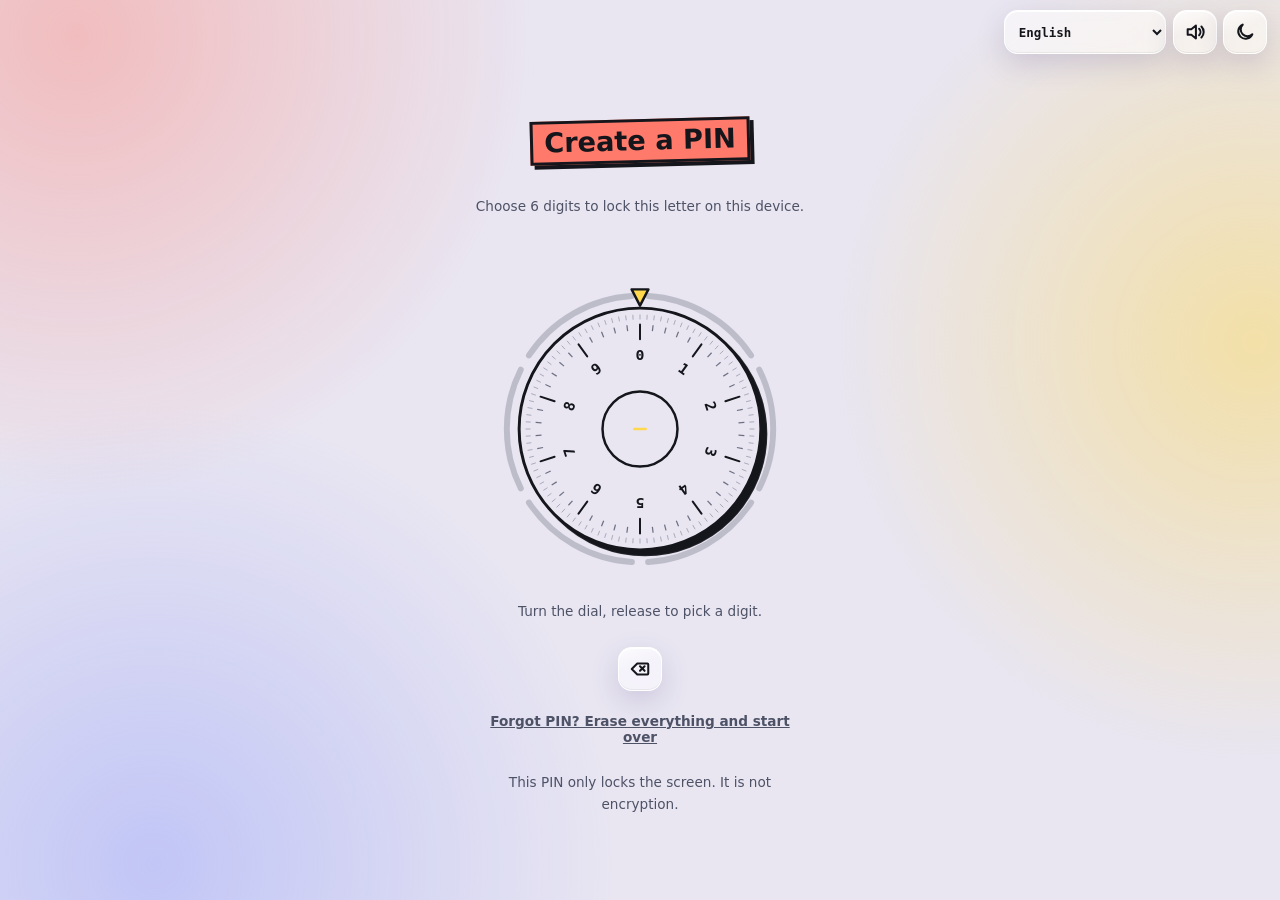
<file: index.html>
<!DOCTYPE html>
<html lang="en">
<head>
<meta charset="utf-8">
<meta name="viewport" content="width=device-width, initial-scale=1">
<meta name="color-scheme" content="dark light">
<meta name="theme-color" content="#262a36">
<meta name="referrer" content="no-referrer">
<title>Iky — A letter to my future self</title>
<script>try{var v=JSON.parse(localStorage.getItem("iky27:theme"));document.documentElement.setAttribute("data-theme",v||(matchMedia("(prefers-color-scheme: light)").matches?"light":"dark"))}catch(e){}</script>
<link rel="stylesheet" href="css/style.css">
</head>
<body class="locked pinlock">
<a class="skip" href="#app">Skip to content</a>
<div class="sky" id="sky" aria-hidden="true"></div>
<div class="ctl"><select id="lang" aria-label="Language"></select><button id="snd" class="ibtn" type="button" aria-label="Sound" aria-pressed="true"><svg class="i-on" viewBox="0 0 24 24" aria-hidden="true"><path d="M4 9v6h4l5 4V5L8 9H4z"/><path d="M16.5 8.5a5 5 0 0 1 0 7M19 6a8.5 8.5 0 0 1 0 12"/></svg><svg class="i-off" viewBox="0 0 24 24" aria-hidden="true"><path d="M4 9v6h4l5 4V5L8 9H4z"/><path d="M17 9l5 6M22 9l-5 6"/></svg></button><button id="theme" class="ibtn" type="button" aria-label="Switch theme"><svg class="i-sun" viewBox="0 0 24 24" aria-hidden="true"><circle cx="12" cy="12" r="4"/><path d="M12 2v3M12 19v3M2 12h3M19 12h3M5 5l2 2M17 17l2 2M19 5l-2 2M7 17l-2 2"/></svg><svg class="i-moon" viewBox="0 0 24 24" aria-hidden="true"><path d="M20 14.5A8 8 0 1 1 9.5 4a6.5 6.5 0 0 0 10.5 10.5z"/></svg></button></div>
<main>
<section class="pinscreen" id="pin" aria-labelledby="pin-t">
  <h2 id="pin-t"></h2>
  <p class="note" id="pin-sub"></p>
  <div class="dots" id="pin-dots" aria-hidden="true"><i></i><i></i><i></i><i></i></div>
  <p class="status" id="pin-msg" role="status"></p>
  <div class="dialw" id="dialw" role="group" aria-label="PIN dial"></div>
  <p class="note" id="pin-hint">Turn the dial, release to pick a digit.</p>
  <button type="button" class="ibtn" id="pin-back" aria-label="Delete digit"><svg viewBox="0 0 24 24" aria-hidden="true"><path d="M20 6H9l-6 6 6 6h11a1 1 0 0 0 1-1V7a1 1 0 0 0-1-1zM12 9l5 5M17 9l-5 5"/></svg></button>
  <button class="link" id="pin-forgot" type="button">Forgot PIN? Erase everything and start over</button>
  <p class="note">This PIN only locks the screen. It is not encryption.</p>
</section>
<section class="opening" id="opening" aria-labelledby="t-open">
  <p class="date">April 4, 2027</p>
  <h1 id="t-open">IKY</h1>
  <p class="salute">Dear Iky,</p>
  <p class="sub">A letter from who you were, to who you will become.</p>
  <button class="btn primary" id="enter" type="button">Open the letter</button>
  <p class="note">Everything you write here stays on this device.</p>
</section>
<div class="app" id="app">
<header class="bar"><b>IKY</b></header>
<section class="screen" id="countdown" aria-labelledby="t-count">
  <h2 id="t-count">Until your day</h2>
  <div id="timer" class="timer" role="timer">
    <div><b id="c-d">0</b><span>days</span></div>
    <div><b id="c-h">00</b><span>hours</span></div>
    <div><b id="c-m">00</b><span>minutes</span></div>
    <div><b id="c-s">00</b><span>seconds</span></div>
  </div>
  <p id="c-msg" class="lede"></p>
  <p class="note">Counted to midnight on April 4, 2027, Western Indonesia Time (UTC+7), whatever time zone this phone is set to.</p>
</section>
<section class="screen" id="letter" aria-labelledby="t-letter">
  <h2 id="t-letter">The letter</h2>
  <div class="paper">
    <p class="tag">Sample opening. Rewrite it in your own words.</p>
    <div id="opening-text" class="prose" contenteditable="false" tabindex="-1"></div>
    <div class="row">
      <button class="btn" id="op-edit" type="button">Edit opening</button>
      <button class="btn primary" id="op-save" type="button" hidden>Save opening</button>
      <button class="btn" id="op-reset" type="button" hidden>Restore sample</button>
    </div>
    <p class="status" id="op-status" role="status"></p>
  </div>
  <div class="paper mine">
    <label for="own" class="tag">Your words, written by you</label>
    <textarea id="own" rows="10" placeholder="Start writing. Nothing here is sent anywhere."></textarea>
    <p class="status" id="own-status" role="status">Saves automatically on this device.</p>
  </div>
</section>
<section class="screen" id="archive" aria-labelledby="t-arch">
  <h2 id="t-arch">Archive</h2>
  <p class="lede">Memories, photographs, projects and lessons. Only what you add.</p>
  <form id="a-form" class="form">
    <input type="hidden" id="a-id">
    <label for="a-kind">Kind</label>
    <select id="a-kind"><option>Memory</option><option>Photograph</option><option>Moment</option><option>Project</option><option>Lesson</option></select>
    <label for="a-title">Title</label>
    <input id="a-title" type="text" maxlength="120" required autocomplete="off">
    <label for="a-date">Date (optional)</label>
    <input id="a-date" type="date">
    <label for="a-text">What happened, and what it meant</label>
    <textarea id="a-text" rows="5" maxlength="4000"></textarea>
    <label for="a-photo">Photo (optional, shrunk and kept on this device)</label>
    <input id="a-photo" type="file" accept="image/*">
    <img id="a-prev" alt="Selected photo preview" hidden>
    <div class="row">
      <button class="btn primary" id="a-save" type="submit">Add to archive</button>
      <button class="btn" id="a-cancel" type="button" hidden>Cancel edit</button>
    </div>
    <p class="status" id="a-status" role="status"></p>
  </form>
  <div id="a-list" class="entries"></div>
  <div class="row">
    <button class="btn" id="a-export" type="button">Download backup (.json)</button>
  </div>
</section>
<section class="screen" id="wish" aria-labelledby="t-wish">
  <h2 id="t-wish">A wish for the next chapter</h2>
  <label for="w-text" class="lede">A wish, an intention or a promise for the year ahead.</label>
  <textarea id="w-text" rows="6" placeholder="This year, I want to..."></textarea>
  <div class="row"><button class="btn primary" id="w-save" type="button">Save wish</button><button class="btn" id="w-clear" type="button">Clear</button></div>
  <p class="status" id="w-status" role="status"></p>
</section>
<section class="screen" id="greetings" aria-labelledby="t-gr">
  <h2 id="t-gr">Greetings for you</h2>
  <p class="lede">People can send you a greeting from the guest page. Opening their link adds it here, only on this device.</p>
  <div class="row"><button class="btn" id="gr-copy" type="button">Copy guest link</button></div>
  <div id="gr-list" class="entries"></div>
  <div class="form">
    <label for="gr-in">Paste a greeting link or code</label>
    <textarea id="gr-in" rows="3"></textarea>
    <div class="row"><button class="btn primary" id="gr-add" type="button">Add greeting</button></div>
  </div>
  <p class="status" id="gr-status" role="status"></p>
</section>
<section class="screen" id="closing" aria-labelledby="t-close">
  <blockquote id="c-wish" hidden></blockquote>
  <h2 id="t-close">This day belongs to you.</h2>
  <p class="lede">Whatever the year held, you kept going. Read it slowly, then close the page.</p>
  <p class="date">April 4, 2027</p>
</section>
<footer class="priv">
  <p>Privacy: your writing lives in this browser's storage on this device. It is not encrypted, nothing is sent anywhere, and clearing site data or switching browsers will erase it. Use the backup button in the archive to keep a copy.</p>
  <button class="btn" id="wipe" type="button">Erase everything on this device</button>
  <button class="btn" id="pin-change" type="button">Change PIN</button>
</footer>
</div>
</main>
<nav class="tabs" aria-label="Sections"><button type="button" data-go="countdown"><svg viewBox="0 0 24 24" aria-hidden="true"><circle cx="12" cy="12" r="9"/><path d="M12 7v5l3 2"/></svg><span>Countdown</span></button><button type="button" data-go="letter"><svg viewBox="0 0 24 24" aria-hidden="true"><rect x="3" y="5" width="18" height="14" rx="2"/><path d="M3 7l9 6 9-6"/></svg><span>Letter</span></button><button type="button" data-go="archive"><svg viewBox="0 0 24 24" aria-hidden="true"><rect x="4" y="4" width="16" height="16" rx="2"/><path d="M8 9h8M8 13h8M8 17h5"/></svg><span>Archive</span></button><button type="button" data-go="wish"><svg viewBox="0 0 24 24" aria-hidden="true"><path d="M12 3l2.6 5.6 6.1.7-4.5 4.2 1.2 6L12 16.5 6.6 19.5l1.2-6L3.3 9.3l6.1-.7z"/></svg><span>Wish</span></button><button type="button" data-go="greetings"><svg viewBox="0 0 24 24" aria-hidden="true"><path d="M4 5h16v11H9l-5 4z"/></svg><span>Greetings</span></button><button type="button" data-go="closing"><svg viewBox="0 0 24 24" aria-hidden="true"><path d="M20 14.5A8 8 0 1 1 9.5 4a6.5 6.5 0 0 0 10.5 10.5z"/></svg><span>Ending</span></button></nav>
<script src="js/content.js"></script>
<script src="js/storage.js"></script>
<script src="js/lang.js"></script>
<script src="js/prefs.js"></script>
<script src="js/main.js"></script>
<script src="js/nav.js"></script>
<script src="js/greetings.js"></script>
<script src="js/sound.js"></script>
<script src="js/dial.js"></script>
<script src="js/pin.js"></script>
</body>
</html>
</file>
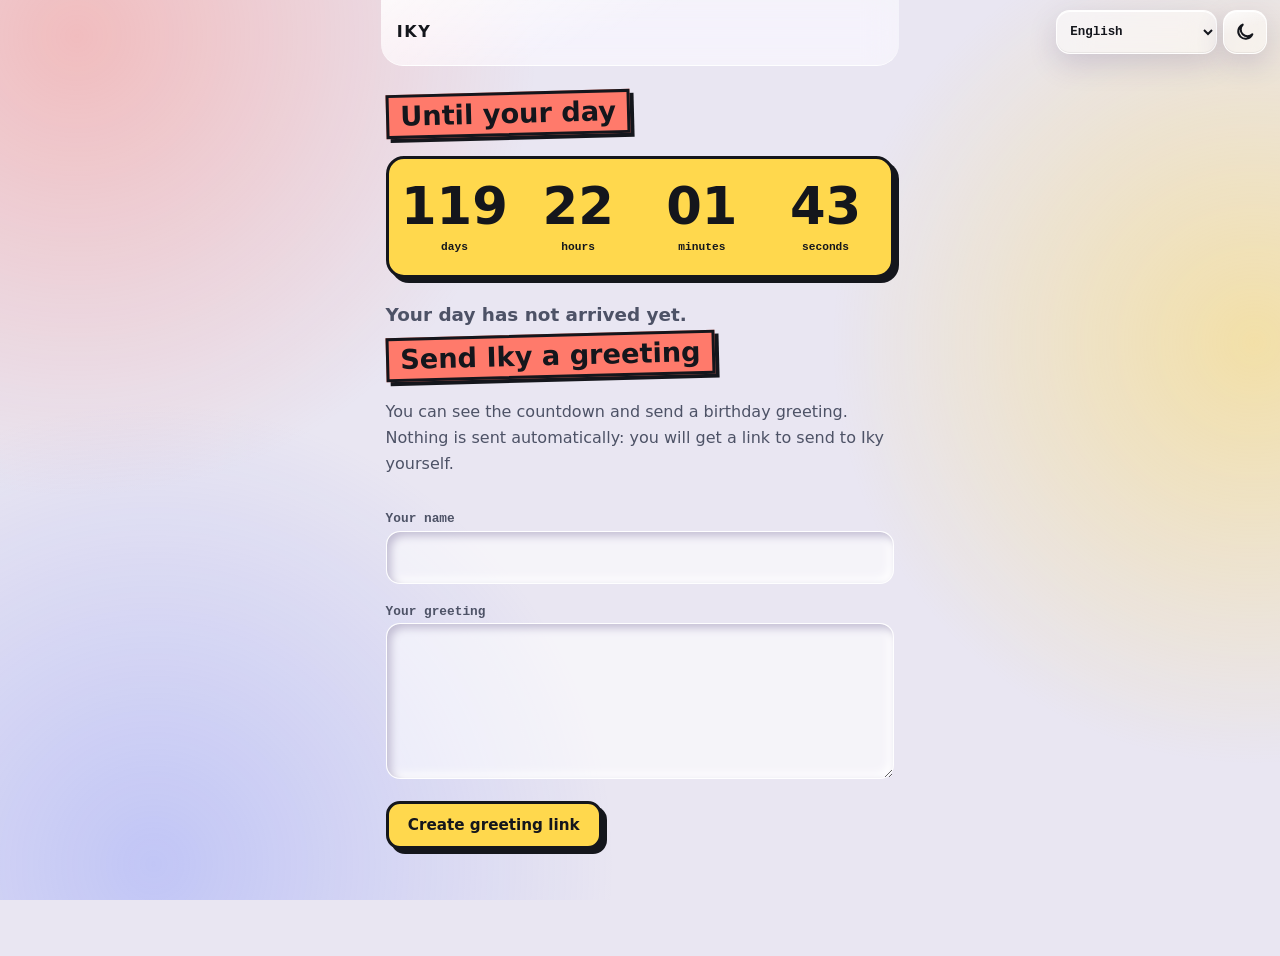
<file: greet.html>
<!DOCTYPE html>
<html lang="en">
<head>
<meta charset="utf-8">
<meta name="viewport" content="width=device-width, initial-scale=1">
<meta name="color-scheme" content="dark light">
<meta name="theme-color" content="#262a36">
<meta name="referrer" content="no-referrer">
<title>Iky — send a greeting</title>
<script>try{var v=JSON.parse(localStorage.getItem("iky27:theme"));document.documentElement.setAttribute("data-theme",v||(matchMedia("(prefers-color-scheme: light)").matches?"light":"dark"))}catch(e){}</script>
<link rel="stylesheet" href="css/style.css">
</head>
<body class="guest">
<div class="ctl"><select id="lang" aria-label="Language"></select><button id="theme" class="ibtn" type="button" aria-label="Switch theme"><svg class="i-sun" viewBox="0 0 24 24" aria-hidden="true"><circle cx="12" cy="12" r="4"/><path d="M12 2v3M12 19v3M2 12h3M19 12h3M5 5l2 2M17 17l2 2M19 5l-2 2M7 17l-2 2"/></svg><svg class="i-moon" viewBox="0 0 24 24" aria-hidden="true"><path d="M20 14.5A8 8 0 1 1 9.5 4a6.5 6.5 0 0 0 10.5 10.5z"/></svg></button></div>
<main>
<div class="app" id="app">
<header class="bar"><b>IKY</b></header>
<section class="screen on" id="countdown" aria-labelledby="t-count">
  <h2 id="t-count">Until your day</h2>
  <div id="timer" class="timer" role="timer">
    <div><b id="c-d">0</b><span>days</span></div>
    <div><b id="c-h">00</b><span>hours</span></div>
    <div><b id="c-m">00</b><span>minutes</span></div>
    <div><b id="c-s">00</b><span>seconds</span></div>
  </div>
  <p id="c-msg" class="lede"></p>
</section>
<section class="screen on" id="g-form" aria-labelledby="t-g">
  <h2 id="t-g">Send Iky a greeting</h2>
  <p class="lede">You can see the countdown and send a birthday greeting. Nothing is sent automatically: you will get a link to send to Iky yourself.</p>
  <div class="form">
    <label for="g-name">Your name</label>
    <input id="g-name" type="text" maxlength="40" autocomplete="off">
    <label for="g-msg">Your greeting</label>
    <textarea id="g-msg" rows="5" maxlength="500"></textarea>
    <div class="row"><button class="btn primary" id="g-make" type="button">Create greeting link</button></div>
    <p class="status" id="g-status" role="status"></p>
  </div>
  <div id="g-out" class="card" hidden>
    <label for="g-link" class="tag">Send this link to Iky:</label>
    <input id="g-link" type="text" readonly>
    <div class="row"><button class="btn primary" id="g-copy" type="button">Copy link</button><button class="btn" id="g-share" type="button">Share</button></div>
  </div>
</section>
</div>
</main>
<script src="js/content.js"></script>
<script src="js/storage.js"></script>
<script src="js/lang.js"></script>
<script src="js/prefs.js"></script>
<script src="js/guest.js"></script>
</body>
</html>
</file>
<file: css/style.css>
:root{--bg:#262a36;--k:#0d0f14;--tx:#f1f2f6;--mu:#aab0c2;--y:#ffd84d;--c:#ff7a6b;--m:#7be0b0;--er:#ff9d8a;
--hi:#323848;--lo:#1a1d26;
--raise:6px 6px 12px var(--lo),-6px -6px 12px var(--hi);
--press:inset 4px 4px 9px var(--lo),inset -4px -4px 9px var(--hi);
--hard:5px 5px 0 var(--k);
--sans:system-ui,-apple-system,"Segoe UI",Roboto,"Helvetica Neue",sans-serif;--mono:ui-monospace,"SF Mono",Menlo,Consolas,monospace}
*{box-sizing:border-box;-webkit-tap-highlight-color:transparent}
a,button,input,select,textarea,label{-webkit-tap-highlight-color:transparent;touch-action:manipulation}
[hidden]{display:none!important}
html{scroll-behavior:smooth}
body{margin:0;background:var(--bg);color:var(--tx);font:500 1rem/1.65 var(--sans);-webkit-text-size-adjust:100%}
.skip{position:absolute;left:0;top:0;transform:translateY(-150%)}.skip:focus{transform:none;left:8px;top:8px;background:var(--y);color:var(--k);padding:8px;z-index:20}
.sky{position:fixed;inset:0;z-index:0;pointer-events:none;transition:opacity .4s}
body:not(.locked) .sky{opacity:.15}
.sky i{position:absolute;width:3px;height:3px;background:#f1f2f6;opacity:.45;animation:tw 7s ease-in-out infinite}
@keyframes tw{50%{opacity:.08}}
main{position:relative;z-index:1}
body.locked .app,body.locked .tabs{display:none}
body:not(.locked) .opening{display:none}
.opening{min-height:100svh;display:flex;flex-direction:column;justify-content:flex-end;padding:2rem 1.4rem 3rem;max-width:34rem;margin:0 auto}
h1{font:900 clamp(5rem,30vw,8.5rem)/.9 var(--sans);letter-spacing:-.02em;margin:.5rem 0 1.6rem;color:var(--y);text-shadow:5px 5px 0 var(--c)}
.date{font:700 .85rem var(--mono);color:var(--mu);margin:0;letter-spacing:.04em}
.salute{font:800 1.7rem var(--sans);margin:0 0 .3rem}
.sub{color:var(--mu);margin:0 0 2rem;max-width:22rem}
.note,.status,.tag{font-size:.85rem;color:var(--mu)}
.tag{font-family:var(--mono);font-weight:700}
.opening .note{margin:1rem 0 0;text-align:center}
.app{max-width:34rem;margin:0 auto;padding:0 1.1rem 9.5rem}
.bar{position:sticky;top:0;z-index:5;display:flex;justify-content:space-between;align-items:center;background:var(--bg);padding:.9rem .1rem;border-bottom:3px solid var(--k);margin-bottom:1.6rem}
.bar b{font-weight:900;letter-spacing:.1em;color:var(--y)}.bar span{font:700 .8rem var(--mono);color:var(--mu)}
.screen{display:none}.screen.on{display:block}
h2{display:inline-block;font:900 1.7rem/1.15 var(--sans);margin:0 0 1.3rem;padding:.2rem .7rem;background:var(--c);color:var(--k);border:3px solid var(--k);box-shadow:4px 4px 0 var(--k);transform:rotate(-1.5deg)}
h2:focus{outline:none}
.lede{color:var(--mu);margin:0 0 1.2rem}
.card,.paper{background:var(--bg);border:3px solid var(--k);border-radius:18px;box-shadow:var(--raise);padding:1.2rem;margin:0 0 1.4rem}
.timer{display:grid;grid-template-columns:repeat(4,1fr);gap:.3rem;text-align:center;background:var(--y);color:var(--k);border:3px solid var(--k);border-radius:18px;box-shadow:var(--hard);padding:1.4rem .4rem;margin:0 0 1.6rem}
.timer b{display:block;font:900 clamp(2rem,10.5vw,3.2rem)/1 var(--sans);font-variant-numeric:tabular-nums}
.timer span{display:block;font:700 .7rem var(--mono);margin-top:.5rem;text-transform:lowercase}
.timer.done{grid-template-columns:1fr}.timer.done div:not(:first-child){display:none}
#c-msg{font:800 1.15rem var(--sans);margin:0 0 .6rem}
.paper .tag{display:block}
.prose{font:500 1.1rem/1.85 var(--sans);white-space:pre-wrap;margin:.8rem 0 1rem;padding:.8rem;border-radius:14px}
.prose[contenteditable=true]{outline:none;background:var(--bg);box-shadow:var(--press),0 0 0 3px var(--y)}
textarea,input[type=text],input[type=date],select{width:100%;background:var(--bg);color:var(--tx);border:3px solid var(--k);border-radius:14px;box-shadow:var(--press);padding:.8rem .9rem;font:500 1rem/1.6 var(--sans)}
.paper textarea{font-size:1.1rem;line-height:1.85;margin-top:.6rem;min-height:14rem}
select option{background:var(--bg);color:var(--tx)}
textarea:focus,input:focus,select:focus{outline:none;border-color:var(--y)}
.form{display:grid;gap:.3rem;margin:0 0 1.4rem}.form label{font:700 .8rem var(--mono);color:var(--mu);margin-top:.9rem}
input[type=file]{color:var(--mu);font-size:.9rem;padding:.4rem 0}
#a-prev{max-width:100%;max-height:220px;object-fit:cover;border:3px solid var(--k);border-radius:14px;margin-top:.5rem}
.row{display:flex;flex-wrap:wrap;gap:.9rem;margin-top:1.1rem}
.btn{font:800 .95rem var(--sans);min-height:48px;padding:.6rem 1.2rem;background:var(--bg);color:var(--tx);border:3px solid var(--k);border-radius:14px;box-shadow:var(--raise);cursor:pointer}
.btn.primary{background:var(--y);color:var(--k);box-shadow:var(--hard)}
.btn:active{box-shadow:var(--press);transform:translate(2px,2px)}
.btn.primary:active{box-shadow:1px 1px 0 var(--k);transform:translate(4px,4px)}
.btn:focus{outline:none}
.opening .btn{width:100%}
:focus-visible{outline:3px solid var(--y);outline-offset:3px}
textarea:focus-visible,input:focus-visible,select:focus-visible,.prose:focus-visible{outline:none}
.status{min-height:1.3em;margin:.8rem 0 0;font-weight:600}.status.good{color:var(--m)}.status.bad{color:var(--er)}
.entries{display:grid;gap:1.1rem;margin:0 0 1.4rem}
.empty{border:3px dashed var(--mu);border-radius:18px;padding:1.8rem 1.1rem;color:var(--mu);text-align:center;margin:0}
.entry{background:var(--bg);border:3px solid var(--k);border-radius:18px;box-shadow:var(--raise);padding:1rem 1.1rem}
.entry h3{font:900 1.15rem var(--sans);margin:0}.entry .meta{font:700 .75rem var(--mono);color:var(--mu);margin:.2rem 0 .6rem}
.entry p{margin:.4rem 0;white-space:pre-wrap}.entry img{max-width:100%;border:3px solid var(--k);border-radius:14px;margin:.5rem 0}
.entry .row{margin-top:.7rem}.entry .btn{min-height:42px;padding:.3rem .9rem;font-size:.85rem}
blockquote{font:700 1.2rem/1.7 var(--sans);margin:0 0 1.6rem;padding:1.1rem;background:var(--m);color:var(--k);border:3px solid var(--k);border-radius:18px;box-shadow:var(--hard);white-space:pre-wrap}
#closing h2{font-size:2rem}
.priv{margin-top:2rem;color:var(--mu);font-size:.8rem}
@media(prefers-reduced-motion:reduce){html{scroll-behavior:auto}.sky i{animation:none}.sky{transition:none}.btn:active{transform:none}}
.tabs{position:fixed;left:50%;transform:translateX(-50%);bottom:calc(.9rem + env(safe-area-inset-bottom,0px));z-index:10;width:min(calc(100% - 2rem),26rem);display:flex;align-items:center;gap:.25rem;background:var(--bg);border:3px solid var(--k);border-radius:26px;box-shadow:5px 5px 0 var(--k),var(--raise);padding:.4rem}
.tabs button{flex:1;min-width:0;min-height:50px;display:flex;align-items:center;justify-content:center;gap:.45rem;background:transparent;border:3px solid transparent;border-radius:20px;color:var(--mu);font:800 .78rem var(--mono);cursor:pointer;padding:0 .3rem}
.tabs svg{flex:none;width:22px;height:22px;fill:none;stroke:currentColor;stroke-width:2.2;stroke-linecap:round;stroke-linejoin:round}
.tabs button span{position:absolute;width:1px;height:1px;overflow:hidden;clip:rect(0 0 0 0);white-space:nowrap}
.tabs button.on{flex:2.4;background:var(--y);color:var(--k);border-color:var(--k);box-shadow:3px 3px 0 var(--k)}
.tabs button.on span{position:static;width:auto;height:auto;overflow:visible;clip:auto}
.tabs button:active{opacity:.75}
.tabs button:focus{outline:none}.tabs button:focus-visible{outline:3px solid var(--y);outline-offset:2px}
:root{color-scheme:dark}
:root[data-theme=light]{color-scheme:light;--bg:#e9e6f2;--k:#14161c;--tx:#14161c;--mu:#4d5266;--m:#4fcf9a;--er:#b3261e;--hi:#fff;--lo:#c2bdd3}
[data-theme=light] .sky{display:none}
[data-theme=light] h1{color:var(--k);text-shadow:5px 5px 0 var(--c)}
[data-theme=light] .bar b{color:var(--k)}
[data-theme=light] .status.good{color:#1e6b43}
[data-theme=light] :focus-visible{outline-color:var(--k)}
[data-theme=light] textarea:focus,[data-theme=light] input:focus,[data-theme=light] select:focus{border-color:var(--c)}
.ctl{position:fixed;top:.65rem;inset-inline-end:.8rem;z-index:15;display:flex;gap:.5rem}
.ctl select{width:auto;min-height:44px;padding:.3rem .6rem;font:800 .78rem var(--mono);border-radius:14px}
.ibtn{width:44px;height:44px;display:grid;place-items:center;background:var(--bg);color:var(--tx);border:3px solid var(--k);border-radius:14px;box-shadow:var(--raise);cursor:pointer;padding:0}
.ibtn svg{width:22px;height:22px;fill:none;stroke:currentColor;stroke-width:2.2;stroke-linecap:round;stroke-linejoin:round}
.ibtn:active{box-shadow:var(--press)}.ibtn:focus{outline:none}.ibtn:focus-visible{outline:3px solid var(--y)}
:root:not([data-theme=light]) .i-moon{display:none}
:root[data-theme=light] .i-sun{display:none}
.bar{min-height:66px}
body.pinlock .opening,body.pinlock .app,body.pinlock .tabs{display:none}
.pinscreen{display:none;min-height:100svh;flex-direction:column;align-items:center;justify-content:center;gap:.4rem;padding:5rem 1.4rem 2rem;max-width:24rem;margin:0 auto;text-align:center}
body.pinlock .pinscreen{display:flex}
.pinscreen h2{margin-bottom:.8rem}
.dots{display:flex;gap:1rem;margin:1rem 0 .4rem}
.dots i{width:20px;height:20px;border:3px solid var(--k);border-radius:50%;background:var(--bg);box-shadow:var(--press)}
.dots i.on{background:var(--y);box-shadow:none}
.keys{display:grid;grid-template-columns:repeat(3,1fr);gap:.9rem;width:100%;max-width:19rem;margin:.8rem 0}
.keys button{min-height:62px;display:grid;place-items:center;font:900 1.5rem var(--sans);background:var(--bg);color:var(--tx);border:3px solid var(--k);border-radius:18px;box-shadow:var(--raise);cursor:pointer;padding:0}
.keys button:active{box-shadow:var(--press);transform:translate(2px,2px)}
.keys button:focus{outline:none}.keys button:focus-visible{outline:3px solid var(--y)}
.keys svg{width:26px;height:26px;fill:none;stroke:currentColor;stroke-width:2.2;stroke-linecap:round;stroke-linejoin:round}
.link{background:none;border:0;color:var(--mu);text-decoration:underline;font:600 .85rem var(--sans);min-height:44px;cursor:pointer;margin-top:.4rem}
.link:focus{outline:none}.link:focus-visible{outline:3px solid var(--y)}

/* ---- Liquid glass layer: glass surfaces, brutal accents (timer, stickers, primary, active tab) ---- */
:root{--glass:rgba(255,255,255,.07);--glass-b:rgba(255,255,255,.24);--blur:blur(16px) saturate(1.6);
--sheen:linear-gradient(160deg,rgba(255,255,255,.16),rgba(255,255,255,0) 42%);
--spec:inset 0 1px 0 rgba(255,255,255,.35),inset 0 -1px 0 rgba(255,255,255,.06);--gsh:0 10px 28px rgba(0,0,0,.35);
--glow:radial-gradient(60vmax 60vmax at 6% 4%,rgba(255,122,107,.38),transparent 60%),radial-gradient(55vmax 55vmax at 98% 38%,rgba(255,216,77,.2),transparent 60%),radial-gradient(60vmax 60vmax at 12% 96%,rgba(110,130,255,.34),transparent 60%)}
:root[data-theme=light]{--glass:rgba(255,255,255,.5);--glass-b:rgba(255,255,255,.9);--sheen:linear-gradient(160deg,rgba(255,255,255,.7),rgba(255,255,255,0) 45%);
--spec:inset 0 1px 0 rgba(255,255,255,.95),inset 0 -1px 0 rgba(20,22,28,.06);--gsh:0 10px 28px rgba(70,60,130,.18);
--glow:radial-gradient(60vmax 60vmax at 6% 4%,rgba(255,122,107,.38),transparent 60%),radial-gradient(55vmax 55vmax at 98% 38%,rgba(255,216,77,.45),transparent 60%),radial-gradient(60vmax 60vmax at 12% 96%,rgba(110,130,255,.32),transparent 60%)}
body::before{content:"";position:fixed;inset:0;z-index:-1;background:var(--glow);pointer-events:none}
.card,.paper,.entry,.tabs,.ctl select,.ibtn,.btn:not(.primary),.keys button{background:var(--sheen),var(--glass);border:1.5px solid var(--glass-b);box-shadow:var(--spec),var(--gsh);-webkit-backdrop-filter:var(--blur);backdrop-filter:var(--blur)}
.card,.paper,.entry{border-radius:24px}
.tabs{border-radius:30px;padding:.4rem}
.btn:not(.primary):active,.keys button:active,.ibtn:active{box-shadow:inset 0 2px 10px rgba(0,0,0,.35);transform:translate(0,1px)}
.bar{background:var(--sheen),var(--glass);-webkit-backdrop-filter:var(--blur);backdrop-filter:var(--blur);border-bottom:1.5px solid var(--glass-b);border-radius:0 0 22px 22px;padding-inline:1rem;margin-inline:-.3rem}
textarea,input[type=text],input[type=date],select{border:1.5px solid var(--glass-b);background:rgba(0,0,0,.16)}
:root[data-theme=light] textarea,:root[data-theme=light] input[type=text],:root[data-theme=light] input[type=date],:root[data-theme=light] select{background:rgba(255,255,255,.55)}
.paper textarea{background:transparent}
.empty{background:var(--glass);border-radius:24px}
.dots i{border:1.5px solid var(--glass-b);background:var(--glass)}
.dots i.on{background:var(--y);border-color:var(--k)}
@supports not ((backdrop-filter:blur(1px)) or (-webkit-backdrop-filter:blur(1px))){
  :root{--glass:rgba(40,44,58,.92)}:root[data-theme=light]{--glass:rgba(246,244,252,.94)}}
@media (prefers-reduced-transparency:reduce){
  :root{--glass:#2c3040;--blur:none}:root[data-theme=light]{--glass:#f6f4fc}}
:root:not([data-sound=off]) .i-off{display:none}
:root[data-sound=off] .i-on{display:none}
.priv .btn{margin:.5rem .5rem 0 0}
.ctl{gap:.4rem}
.card .tag{display:block;margin-bottom:.5rem}
.guest .app{padding-bottom:3rem}
.tabs button span{white-space:nowrap}
.tabs button{font-size:.72rem;padding:0 .15rem;gap:.3rem}
.tabs button.on{flex:3.2}

/* ---- Dial PIN ---- */
.dots{display:none}
.dialw{--ac:var(--y);width:min(78vw,18.5rem,42svh);aspect-ratio:1;margin:.4rem 0 .2rem;touch-action:none;user-select:none;-webkit-user-select:none;cursor:grab;-webkit-tap-highlight-color:transparent}
.dialw.drag{cursor:grabbing}
.dialw svg{display:block;width:100%;height:100%;overflow:visible}
.dialw[data-state=err]{--ac:var(--c);animation:dshake .35s}
.dialw[data-state=ok],.dialw[data-state=spin]{--ac:var(--m)}
@keyframes dshake{20%{transform:translateX(-8px)}50%{transform:translateX(7px)}80%{transform:translateX(-3px)}}
.d-b{fill:none;stroke:var(--mu);stroke-opacity:.28;stroke-width:12;stroke-linecap:round}
.d-f{fill:none;stroke:var(--ac);stroke-width:12;stroke-linecap:round;stroke-dasharray:100;stroke-dashoffset:100;transition:stroke-dashoffset .35s ease-out,stroke .25s}
.d-f.on{stroke-dashoffset:0}
.d-rot{transition:transform .45s cubic-bezier(.2,.9,.25,1.08)}
.dialw.drag .d-rot{transition:none}
.d-spin{transform-box:view-box;transform-origin:0 0}
.dialw[data-state=spin] .d-spin{animation:dspin .55s linear infinite;filter:blur(2.5px)}
.dialw[data-state=ok] .d-spin{opacity:.15;transition:opacity .4s}
@keyframes dspin{to{transform:rotate(360deg)}}
.d-disc{fill:var(--bg);stroke:var(--k);stroke-width:6;filter:drop-shadow(10px 10px 0 var(--k))}
.d-tk line{stroke:var(--mu)}.d-tk .f{stroke-width:1.5;stroke-opacity:.55}.d-tk .m{stroke-width:2.5;stroke-opacity:.8}.d-tk .M{stroke:var(--tx);stroke-width:4;stroke-linecap:round}
.d-n{fill:var(--tx);font:900 30px var(--mono);text-anchor:middle;transition:fill .2s}
.d-n.on{fill:var(--ac)}
.dialw[data-state=spin] .d-n{fill:var(--ac)}
.d-well{fill:var(--bg);stroke:var(--k);stroke-width:5;transition:stroke .25s}
.dialw.has .d-well{stroke:var(--ac)}
.d-dash{fill:var(--ac);animation:dblink 1.2s ease-in-out infinite}
.dialw.has .d-dash,.dialw[data-state=ok] .d-dash{opacity:0;animation:none}
@keyframes dblink{50%{opacity:.3}}
.d-cd{fill:var(--tx);font:900 84px var(--sans);text-anchor:middle;opacity:0;transition:fill .2s}
.dialw.has .d-cd{opacity:1}
.dialw[data-state=err] .d-cd,.dialw[data-state=spin] .d-cd{fill:var(--ac)}
.dialw[data-state=ok] .d-cd{opacity:0}
.d-chk{fill:none;stroke:var(--m);stroke-width:16;stroke-linecap:round;stroke-linejoin:round;stroke-dasharray:130;stroke-dashoffset:130}
.dialw[data-state=ok] .d-chk{stroke-dashoffset:0;transition:stroke-dashoffset .45s .2s}
.d-ptr{fill:var(--ac);stroke:var(--k);stroke-width:5;stroke-linejoin:round;transition:fill .25s}
#pin-back{margin:.3rem 0 .2rem}
@media (prefers-reduced-motion:reduce){.d-rot,.d-f{transition:none}.dialw[data-state=err],.dialw[data-state=spin] .d-spin,.d-dash{animation:none}}
</file>
